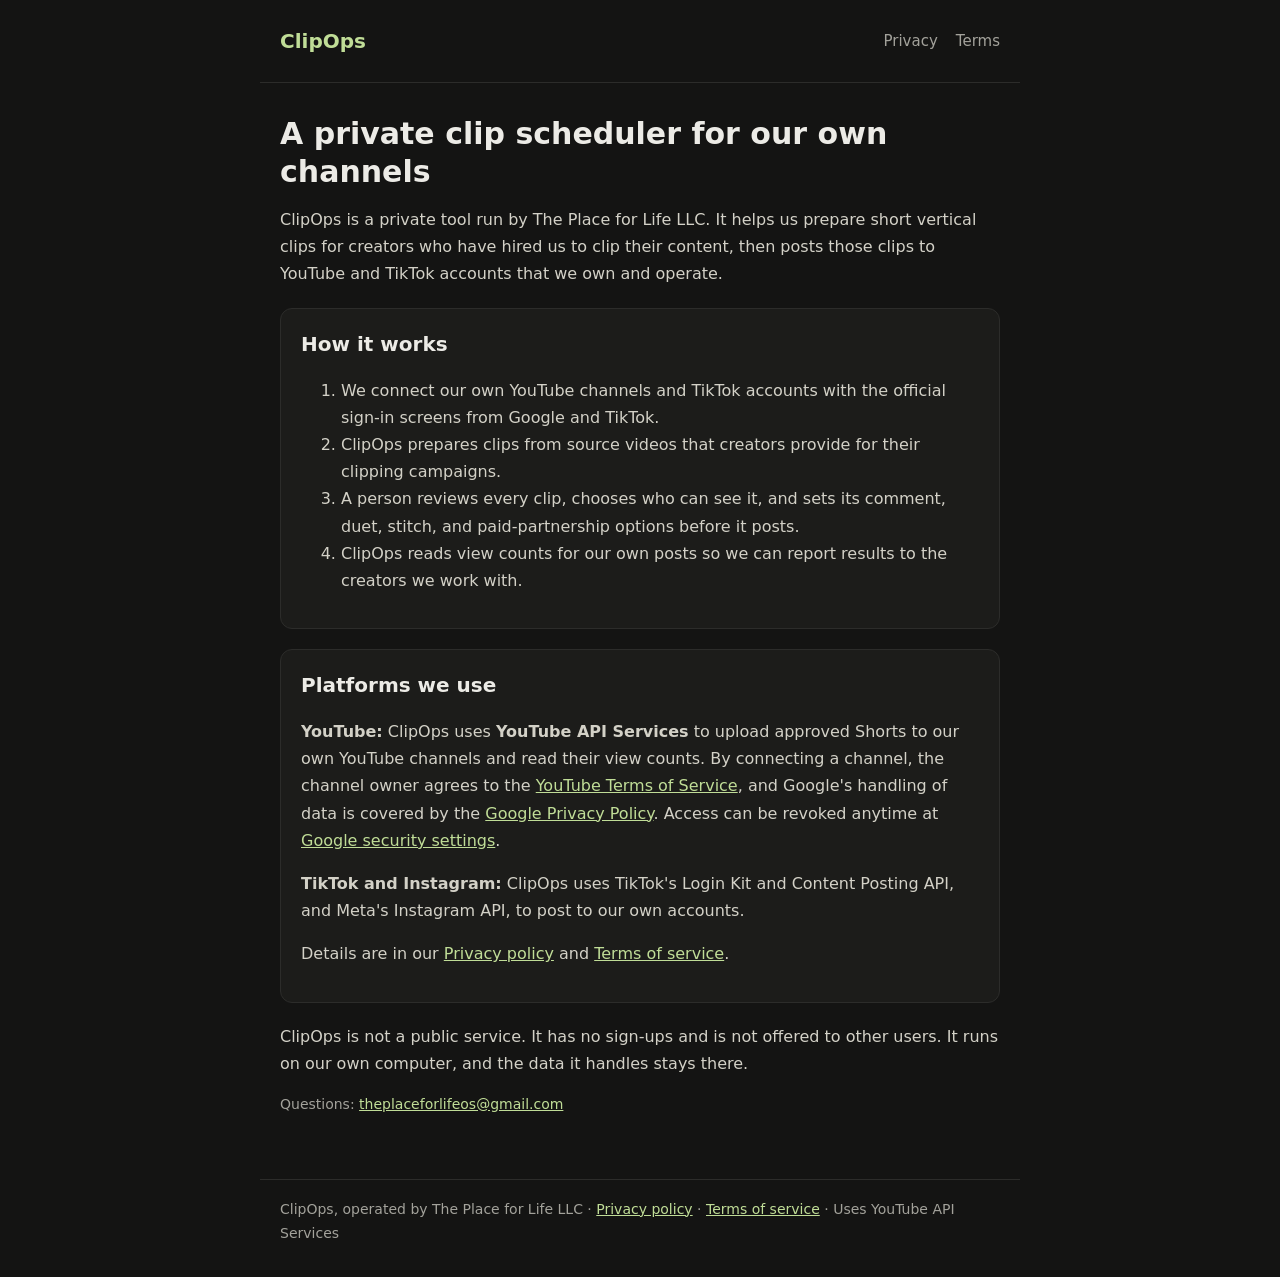
<file: index.html>
<!doctype html>
<html lang="en">
<head>
  <meta charset="utf-8">
  <meta name="viewport" content="width=device-width, initial-scale=1">
  <title>ClipOps</title>
  <meta name="description" content="ClipOps is a private scheduling tool that posts approved short-form clips to the owner's own YouTube and TikTok accounts.">
  <link rel="stylesheet" href="style.css">
</head>
<body>
  <header>
    <a class="brand" href="index.html">ClipOps</a>
    <nav><a href="privacy.html">Privacy</a><a href="terms.html">Terms</a></nav>
  </header>
  <main>
    <h1>A private clip scheduler for our own channels</h1>
    <p>ClipOps is a private tool run by The Place for Life LLC. It helps us prepare short vertical clips for creators who have hired us to clip their content, then posts those clips to YouTube and TikTok accounts that we own and operate.</p>

    <div class="card">
      <h2 style="margin-top:0">How it works</h2>
      <ol>
        <li>We connect our own YouTube channels and TikTok accounts with the official sign-in screens from Google and TikTok.</li>
        <li>ClipOps prepares clips from source videos that creators provide for their clipping campaigns.</li>
        <li>A person reviews every clip, chooses who can see it, and sets its comment, duet, stitch, and paid-partnership options before it posts.</li>
        <li>ClipOps reads view counts for our own posts so we can report results to the creators we work with.</li>
      </ol>
    </div>

    <div class="card">
      <h2 style="margin-top:0">Platforms we use</h2>
      <p><strong>YouTube:</strong> ClipOps uses <strong>YouTube API Services</strong> to upload approved Shorts to our own YouTube channels and read their view counts. By connecting a channel, the channel owner agrees to the <a href="https://www.youtube.com/t/terms">YouTube Terms of Service</a>, and Google's handling of data is covered by the <a href="https://policies.google.com/privacy">Google Privacy Policy</a>. Access can be revoked anytime at <a href="https://myaccount.google.com/permissions">Google security settings</a>.</p>
      <p><strong>TikTok and Instagram:</strong> ClipOps uses TikTok's Login Kit and Content Posting API, and Meta's Instagram API, to post to our own accounts.</p>
      <p>Details are in our <a href="privacy.html">Privacy policy</a> and <a href="terms.html">Terms of service</a>.</p>
    </div>

    <p>ClipOps is not a public service. It has no sign-ups and is not offered to other users. It runs on our own computer, and the data it handles stays there.</p>
    <p class="muted">Questions: <a href="mailto:theplaceforlifeos@gmail.com">theplaceforlifeos@gmail.com</a></p>
  </main>
  <footer>ClipOps, operated by The Place for Life LLC · <a href="privacy.html">Privacy policy</a> · <a href="terms.html">Terms of service</a> · Uses YouTube API Services</footer>
</body>
</html>
</file>
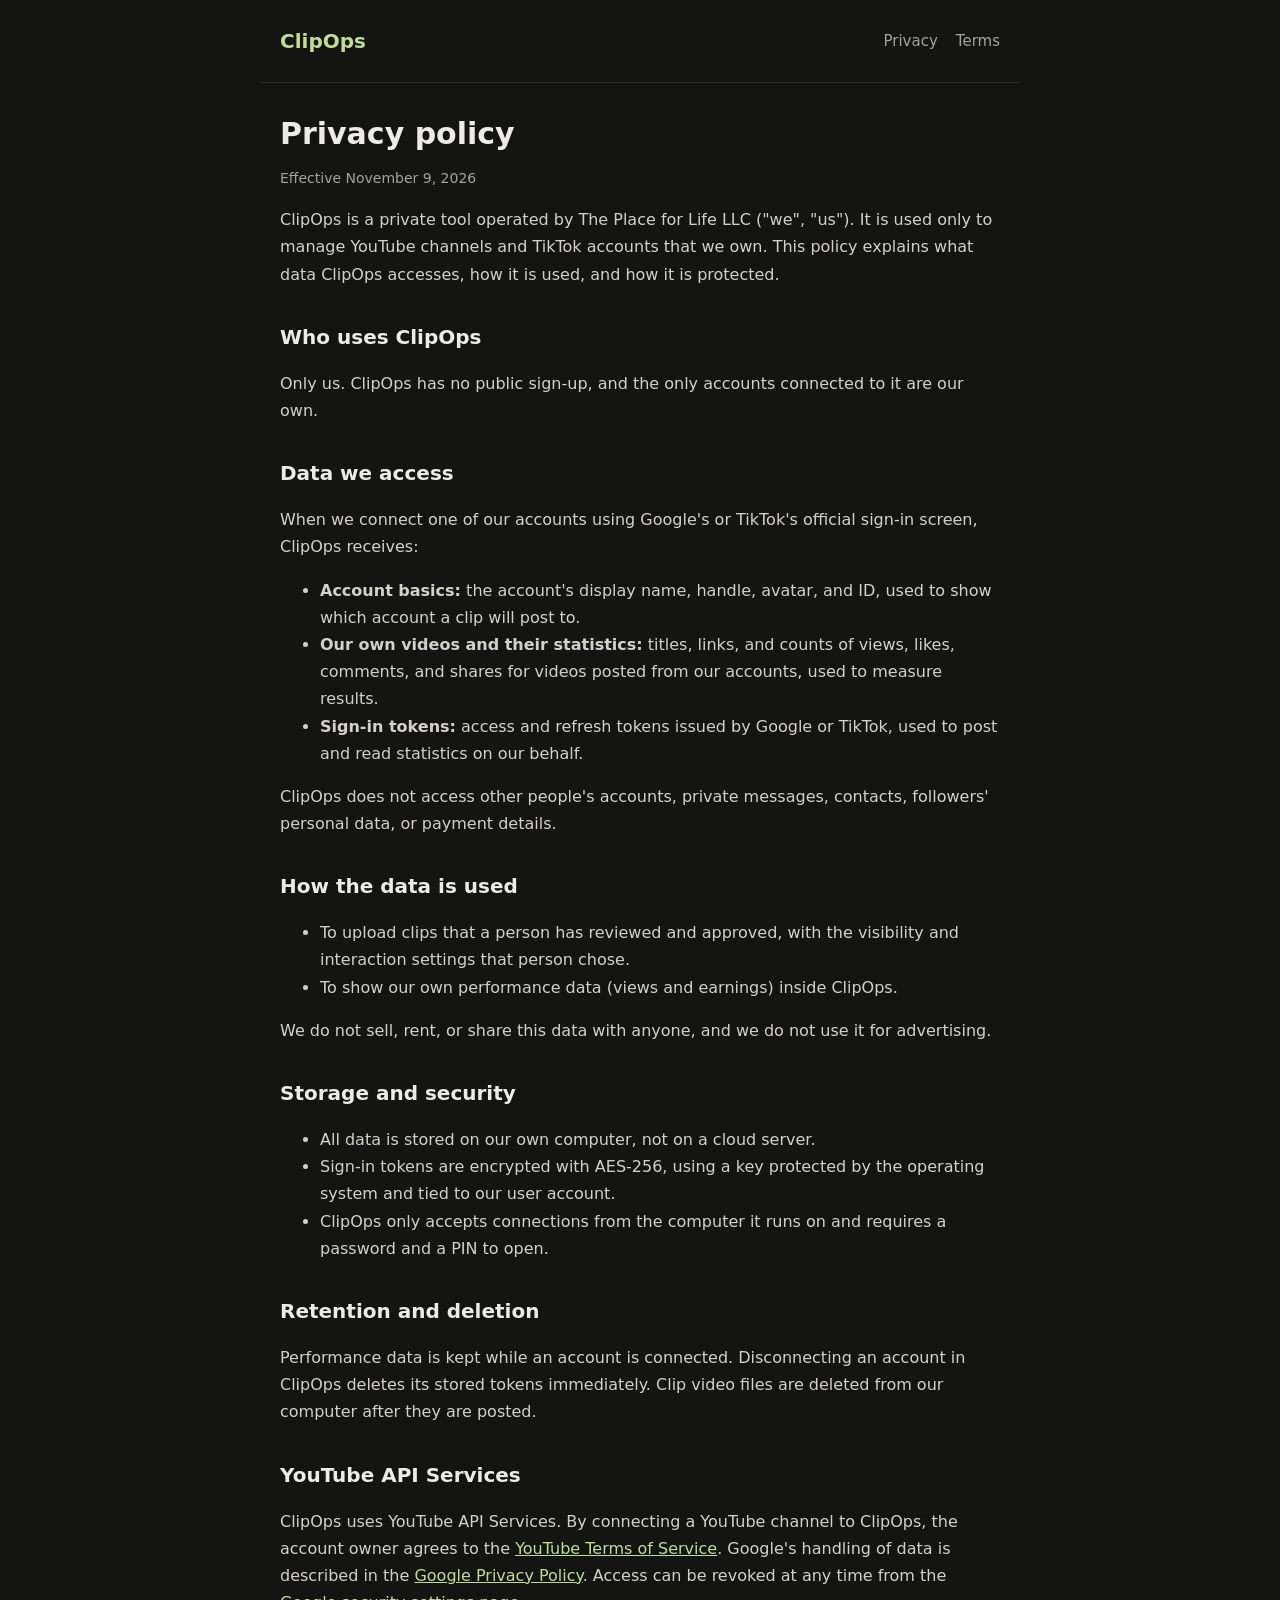
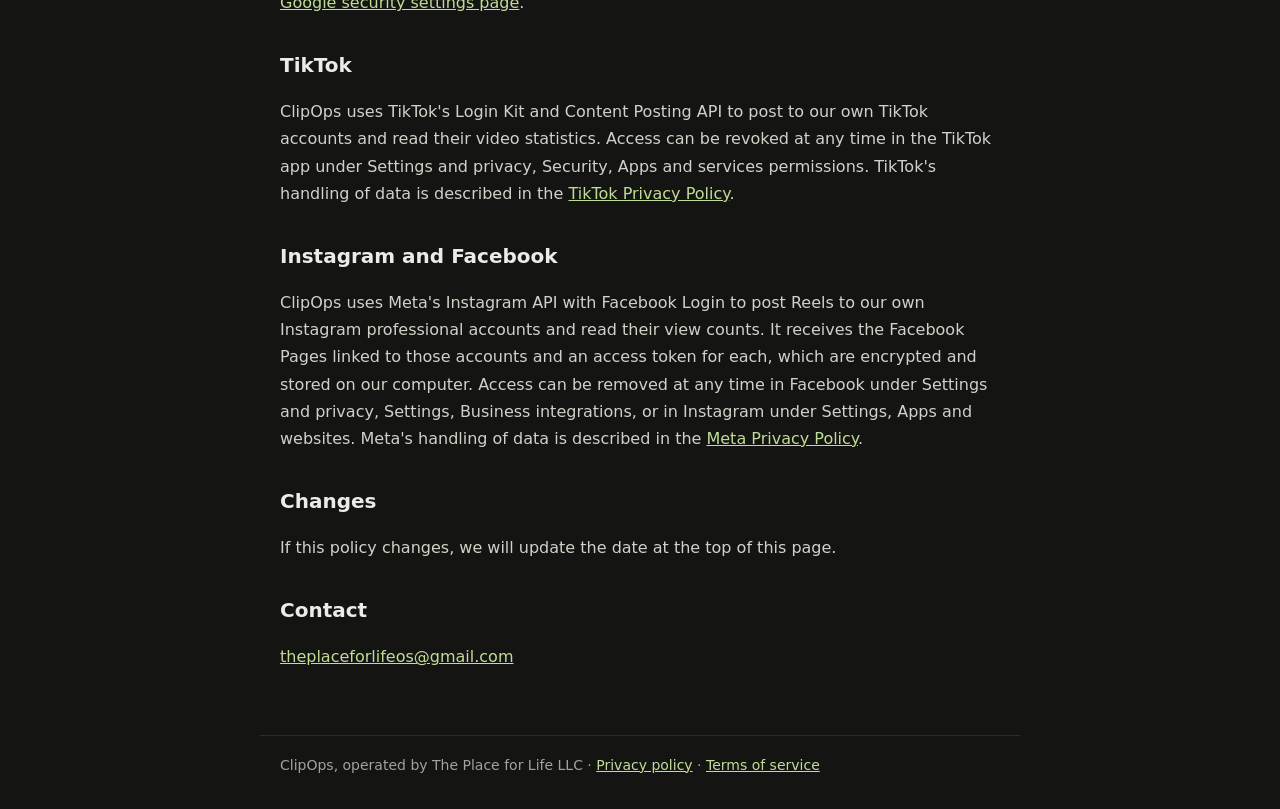
<file: privacy.html>
<!doctype html>
<html lang="en">
<head>
  <meta charset="utf-8">
  <meta name="viewport" content="width=device-width, initial-scale=1">
  <title>Privacy policy · ClipOps</title>
  <link rel="stylesheet" href="style.css">
</head>
<body>
  <header>
    <a class="brand" href="index.html">ClipOps</a>
    <nav><a href="privacy.html">Privacy</a><a href="terms.html">Terms</a></nav>
  </header>
  <main>
    <h1>Privacy policy</h1>
    <p class="muted">Effective November 9, 2026</p>

    <p>ClipOps is a private tool operated by The Place for Life LLC ("we", "us"). It is used only to manage YouTube channels and TikTok accounts that we own. This policy explains what data ClipOps accesses, how it is used, and how it is protected.</p>

    <h2>Who uses ClipOps</h2>
    <p>Only us. ClipOps has no public sign-up, and the only accounts connected to it are our own.</p>

    <h2>Data we access</h2>
    <p>When we connect one of our accounts using Google's or TikTok's official sign-in screen, ClipOps receives:</p>
    <ul>
      <li><strong>Account basics:</strong> the account's display name, handle, avatar, and ID, used to show which account a clip will post to.</li>
      <li><strong>Our own videos and their statistics:</strong> titles, links, and counts of views, likes, comments, and shares for videos posted from our accounts, used to measure results.</li>
      <li><strong>Sign-in tokens:</strong> access and refresh tokens issued by Google or TikTok, used to post and read statistics on our behalf.</li>
    </ul>
    <p>ClipOps does not access other people's accounts, private messages, contacts, followers' personal data, or payment details.</p>

    <h2>How the data is used</h2>
    <ul>
      <li>To upload clips that a person has reviewed and approved, with the visibility and interaction settings that person chose.</li>
      <li>To show our own performance data (views and earnings) inside ClipOps.</li>
    </ul>
    <p>We do not sell, rent, or share this data with anyone, and we do not use it for advertising.</p>

    <h2>Storage and security</h2>
    <ul>
      <li>All data is stored on our own computer, not on a cloud server.</li>
      <li>Sign-in tokens are encrypted with AES-256, using a key protected by the operating system and tied to our user account.</li>
      <li>ClipOps only accepts connections from the computer it runs on and requires a password and a PIN to open.</li>
    </ul>

    <h2>Retention and deletion</h2>
    <p>Performance data is kept while an account is connected. Disconnecting an account in ClipOps deletes its stored tokens immediately. Clip video files are deleted from our computer after they are posted.</p>

    <h2>YouTube API Services</h2>
    <p>ClipOps uses YouTube API Services. By connecting a YouTube channel to ClipOps, the account owner agrees to the <a href="https://www.youtube.com/t/terms">YouTube Terms of Service</a>. Google's handling of data is described in the <a href="https://policies.google.com/privacy">Google Privacy Policy</a>. Access can be revoked at any time from the <a href="https://myaccount.google.com/permissions">Google security settings page</a>.</p>

    <h2>TikTok</h2>
    <p>ClipOps uses TikTok's Login Kit and Content Posting API to post to our own TikTok accounts and read their video statistics. Access can be revoked at any time in the TikTok app under Settings and privacy, Security, Apps and services permissions. TikTok's handling of data is described in the <a href="https://www.tiktok.com/legal/privacy-policy">TikTok Privacy Policy</a>.</p>

    <h2>Instagram and Facebook</h2>
    <p>ClipOps uses Meta's Instagram API with Facebook Login to post Reels to our own Instagram professional accounts and read their view counts. It receives the Facebook Pages linked to those accounts and an access token for each, which are encrypted and stored on our computer. Access can be removed at any time in Facebook under Settings and privacy, Settings, Business integrations, or in Instagram under Settings, Apps and websites. Meta's handling of data is described in the <a href="https://www.facebook.com/privacy/policy/">Meta Privacy Policy</a>.</p>

    <h2>Changes</h2>
    <p>If this policy changes, we will update the date at the top of this page.</p>

    <h2>Contact</h2>
    <p><a href="mailto:theplaceforlifeos@gmail.com">theplaceforlifeos@gmail.com</a></p>
  </main>
  <footer>ClipOps, operated by The Place for Life LLC · <a href="privacy.html">Privacy policy</a> · <a href="terms.html">Terms of service</a></footer>
</body>
</html>
</file>
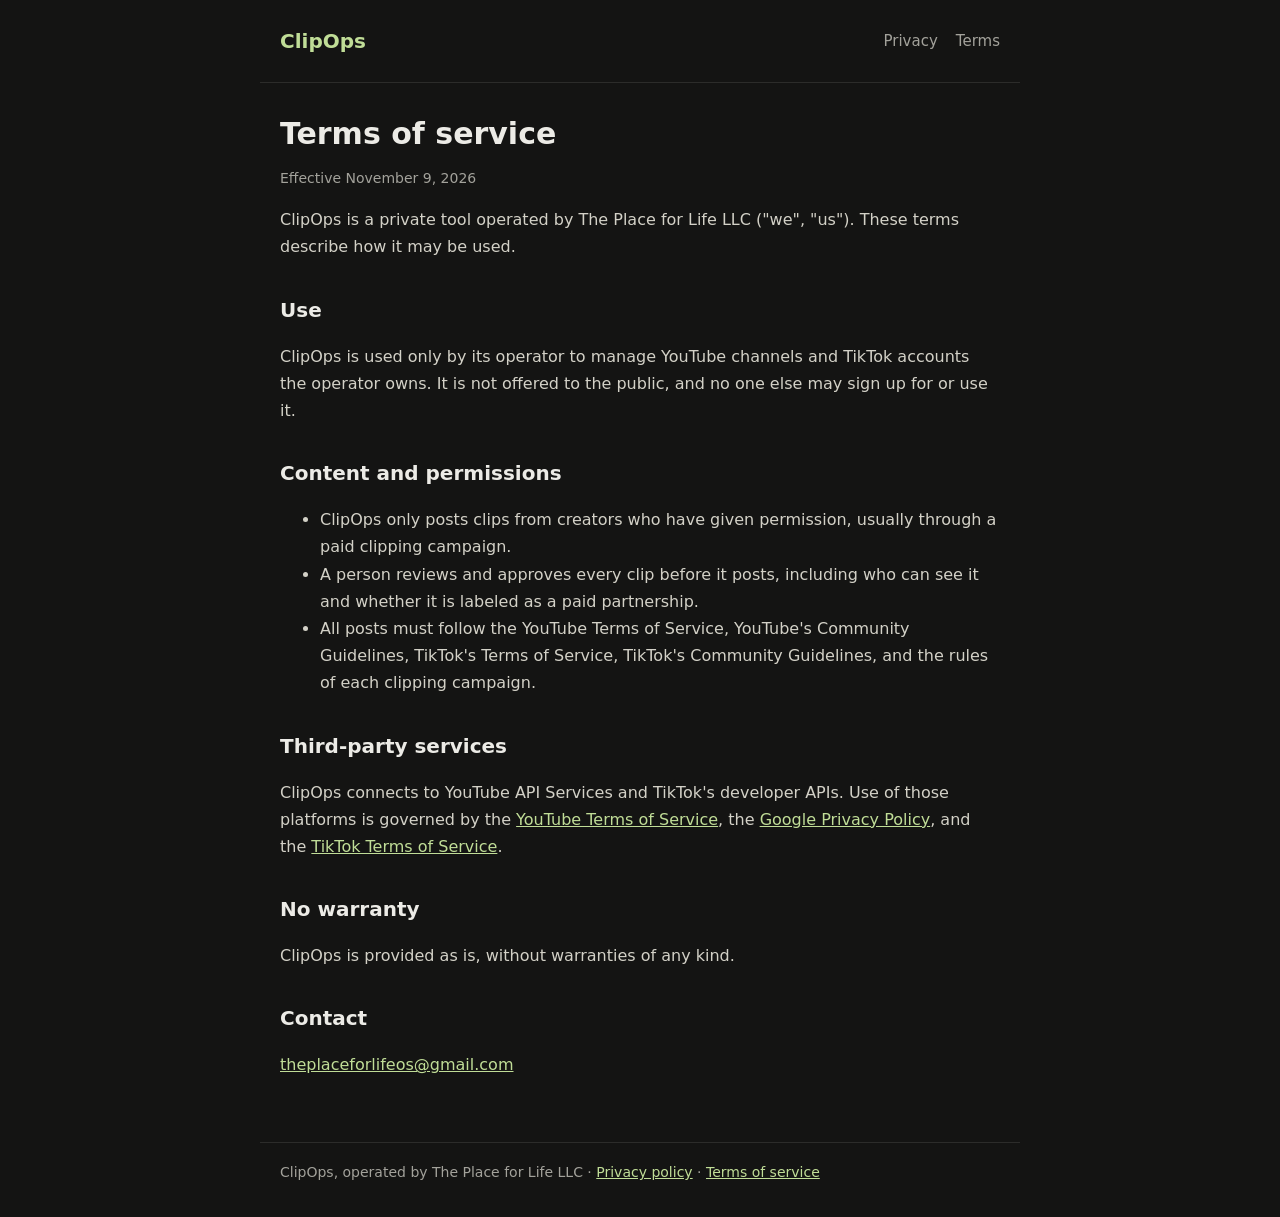
<file: terms.html>
<!doctype html>
<html lang="en">
<head>
  <meta charset="utf-8">
  <meta name="viewport" content="width=device-width, initial-scale=1">
  <title>Terms of service · ClipOps</title>
  <link rel="stylesheet" href="style.css">
</head>
<body>
  <header>
    <a class="brand" href="index.html">ClipOps</a>
    <nav><a href="privacy.html">Privacy</a><a href="terms.html">Terms</a></nav>
  </header>
  <main>
    <h1>Terms of service</h1>
    <p class="muted">Effective November 9, 2026</p>

    <p>ClipOps is a private tool operated by The Place for Life LLC ("we", "us"). These terms describe how it may be used.</p>

    <h2>Use</h2>
    <p>ClipOps is used only by its operator to manage YouTube channels and TikTok accounts the operator owns. It is not offered to the public, and no one else may sign up for or use it.</p>

    <h2>Content and permissions</h2>
    <ul>
      <li>ClipOps only posts clips from creators who have given permission, usually through a paid clipping campaign.</li>
      <li>A person reviews and approves every clip before it posts, including who can see it and whether it is labeled as a paid partnership.</li>
      <li>All posts must follow the YouTube Terms of Service, YouTube's Community Guidelines, TikTok's Terms of Service, TikTok's Community Guidelines, and the rules of each clipping campaign.</li>
    </ul>

    <h2>Third-party services</h2>
    <p>ClipOps connects to YouTube API Services and TikTok's developer APIs. Use of those platforms is governed by the <a href="https://www.youtube.com/t/terms">YouTube Terms of Service</a>, the <a href="https://policies.google.com/privacy">Google Privacy Policy</a>, and the <a href="https://www.tiktok.com/legal/terms-of-service">TikTok Terms of Service</a>.</p>

    <h2>No warranty</h2>
    <p>ClipOps is provided as is, without warranties of any kind.</p>

    <h2>Contact</h2>
    <p><a href="mailto:theplaceforlifeos@gmail.com">theplaceforlifeos@gmail.com</a></p>
  </main>
  <footer>ClipOps, operated by The Place for Life LLC · <a href="privacy.html">Privacy policy</a> · <a href="terms.html">Terms of service</a></footer>
</body>
</html>
</file>
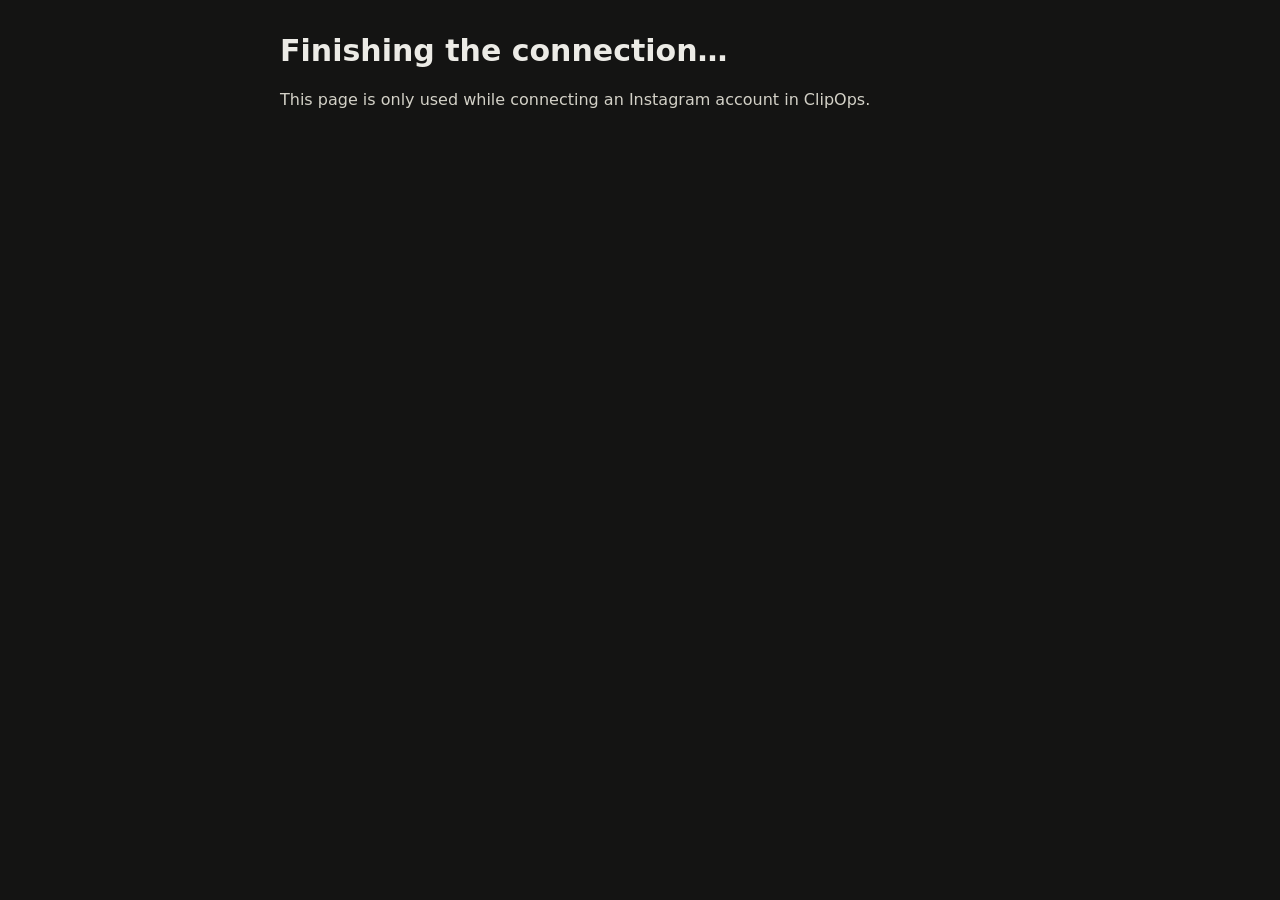
<file: oauth/instagram.html>
<!doctype html>
<html lang="en">
<head>
  <meta charset="utf-8">
  <meta name="viewport" content="width=device-width, initial-scale=1">
  <meta name="robots" content="noindex">
  <meta name="referrer" content="no-referrer">
  <title>Connecting · ClipOps</title>
  <link rel="stylesheet" href="../style.css">
</head>
<body>
  <main>
    <h1>Finishing the connection…</h1>
    <p id="msg">Sending you back to ClipOps on this computer.</p>
  </main>
  <script>
    // Facebook only redirects to registered HTTPS pages, so this page forwards the
    // sign-in result to the ClipOps app running on this computer. It only ever
    // forwards to 127.0.0.1 and passes along just these fields.
    (function () {
      var allowed = ["code", "state", "error", "error_reason", "error_description"];
      var src = new URLSearchParams(window.location.search);
      var out = new URLSearchParams();
      allowed.forEach(function (k) { if (src.has(k)) out.set(k, src.get(k)); });
      if (!out.has("state")) {
        document.getElementById("msg").textContent = "This page is only used while connecting an Instagram account in ClipOps.";
        return;
      }
      window.location.replace("http://127.0.0.1:4317/oauth/instagram/callback?" + out.toString());
    })();
  </script>
</body>
</html>
</file>
<file: style.css>
:root { --bg: #141413; --card: #1c1c1a; --line: #2c2c2a; --text: #ecebe6; --muted: #a3a29b; --accent: #c0dd97; color-scheme: dark; }
* { box-sizing: border-box; }
body { margin: 0; background: var(--bg); color: var(--text); font: 16px/1.7 "Segoe UI", system-ui, -apple-system, sans-serif; }
header, main, footer { max-width: 760px; margin: 0 auto; padding: 0 20px; }
header { display: flex; align-items: center; justify-content: space-between; padding-top: 24px; padding-bottom: 24px; border-bottom: 1px solid var(--line); flex-wrap: wrap; gap: 12px; }
.brand { color: var(--accent); font-weight: 600; font-size: 20px; text-decoration: none; }
nav a { color: var(--muted); text-decoration: none; margin-left: 18px; font-size: 15px; }
nav a:hover { color: var(--text); }
main { padding-top: 32px; padding-bottom: 48px; }
h1 { font-size: 30px; line-height: 1.25; margin: 0 0 8px; }
h2 { font-size: 20px; margin: 32px 0 8px; }
p, li { color: #d3d1c7; }
.muted { color: var(--muted); font-size: 14px; }
a { color: var(--accent); }
.card { background: var(--card); border: 1px solid var(--line); border-radius: 12px; padding: 18px 20px; margin: 20px 0; }
footer { border-top: 1px solid var(--line); padding-top: 18px; padding-bottom: 32px; color: var(--muted); font-size: 14px; }
</file>
